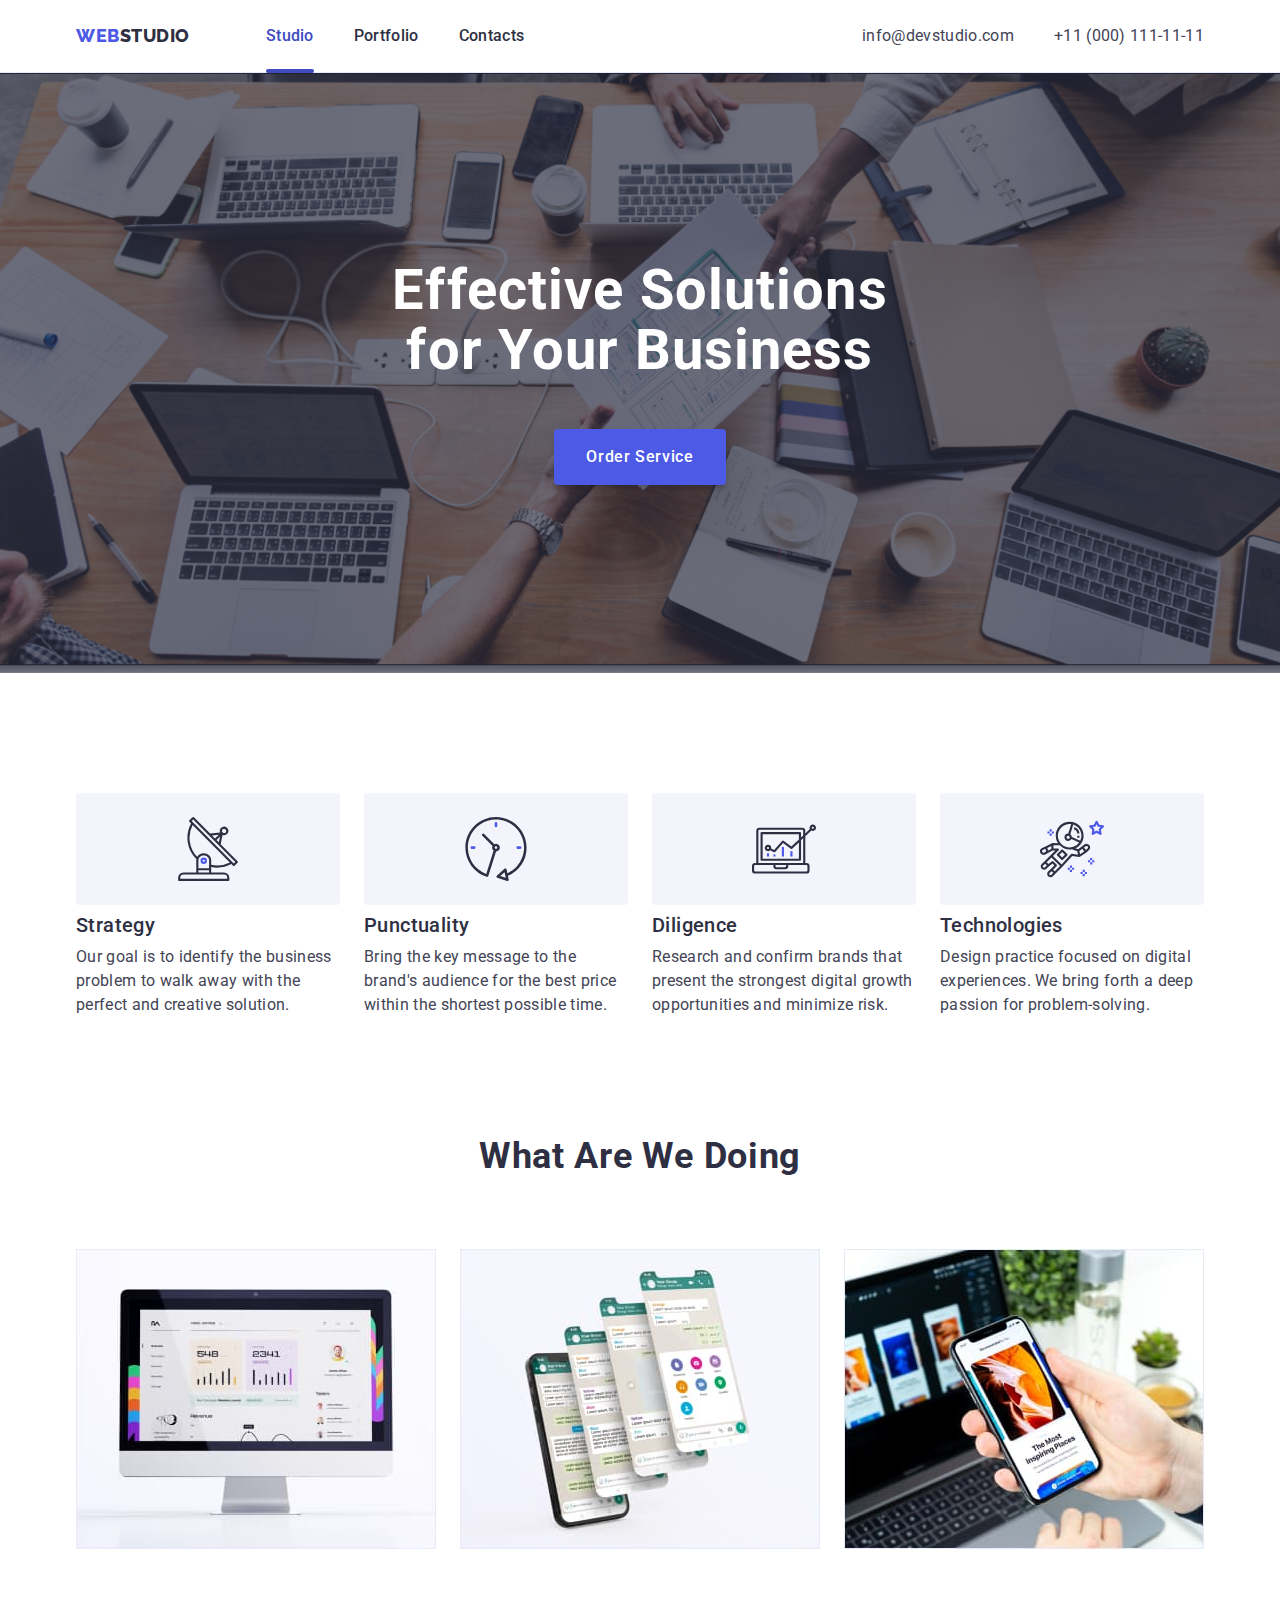
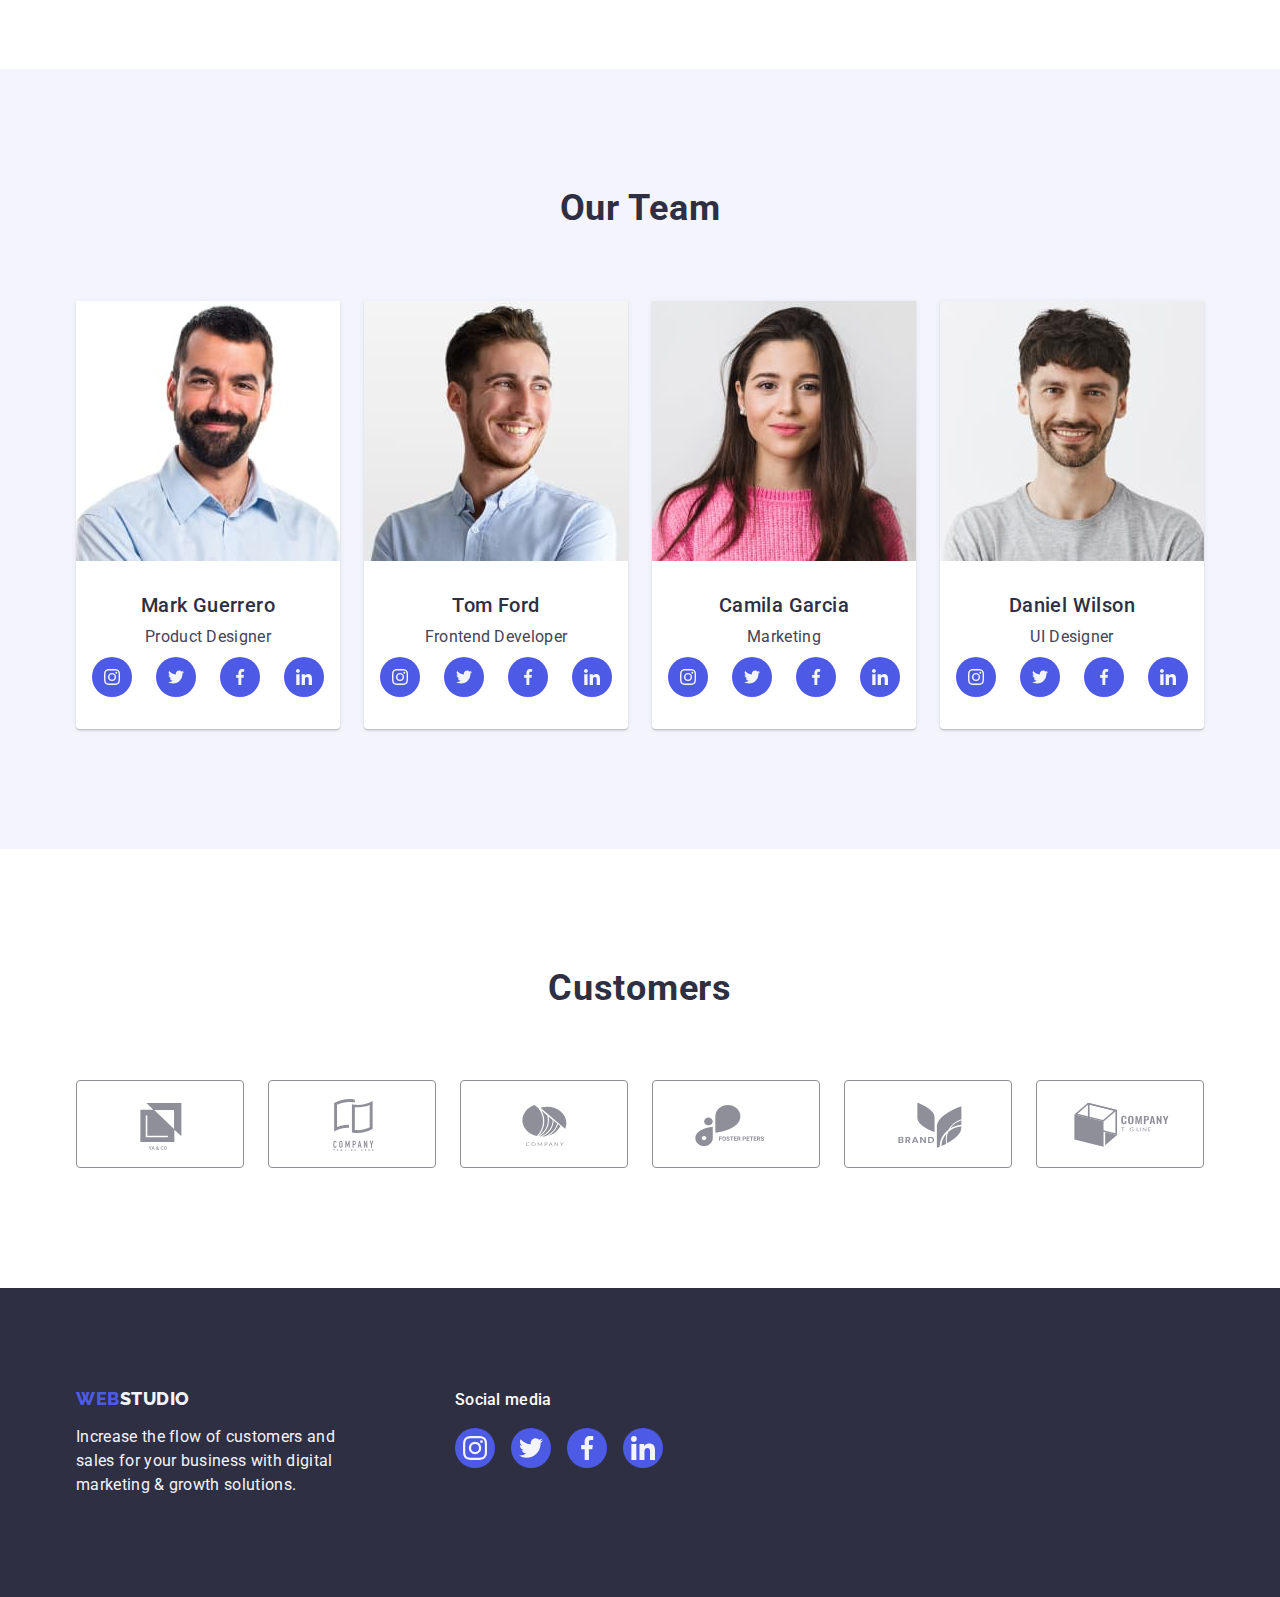
<file: index.html>
<!DOCTYPE html>
<html lang="en">

<head>
    <meta charset="UTF-8"/>
    <meta http-equiv="X-UA-Compatible" content="IE=edge"/>
    <meta name="viewport" content="width=device-width, initial-scale=1.0"/>
    <title>Studio</title>
    <link rel="preconnect" href="https://fonts.googleapis.com"/>
    <link rel="preconnect" href="https://fonts.gstatic.com" crossorigin/>

    <link 
        href="https://fonts.googleapis.com/css2?family=Raleway:wght@800&family=Roboto:wght@400;500;700&display=swap"
         rel="stylesheet"
    />

    <link  
        rel="stylesheet"
        href="https://cdnjs.cloudflare.com/ajax/libs/modern-normalize/1.1.0/modern-normalize.min.css"
    />  

    <link rel="stylesheet" href="./css/styles.css"/>

</head>

<body>

    <header class="page-header">

        <div class="container page-header-container">
            <nav class="page-navigation">
            <a class="page-logo-web link"  href="./index.html">Web<span class="page-logo-dark link">Studio</span></a>    
           
            <ul class="menu-list list" lang="en">
                 <li class="menu-item">
                    <a class="menu-link current link" href="./index.html">Studio</a>
                 </li>

                 <li class="menu-item">
                    <a class="menu-link  link" href="./portfolio.html">Portfolio</a>
                 </li>

                 <li class="menu-item">
                    <a class="menu-link link" href="">Contacts</a>
                 </li>
            </ul>
            </nav>
        
            <address class="contacts">
            <ul class="contact-list list">
                 <li class="contact-list-item">
                    <a class="contact-list-link link" href="mailto:info@devstudio.com">info@devstudio.com</a>
                 </li>
                 <li class="contact-list-item">
                    <a class="contact-list-link link" href="tel:+110001111111">+11 (000) 111-11-11</a>
                 </li>
            </ul>
            </address>  
        </div>
    </header>   

    <main class="about">
<!--hero-->
        <section class="hero">
            <div class="container">
                <h1 class="hero-title" lang="en">Effective Solutions for Your Business</h1>
                <button class="hero-button" type="button" data-modal-open >Order Service</button> 
            </div>
          
        </section>
<!--section 2-->
        <section class="advanteges" id="about_us">
            <div class="container">

                <h2 class="title-first-h visually-hidden">Our advantages</h2>

                <ul class="advanteges-gallery-list list" lang="en">
                    <li class="advanteges-gallery-item">
                     
                        <div class="advanteges-container-icon">
                            <svg 
                                class="advanteges-icon"
                                aria-label="antenna`s icon"
                                width="64"
                                height="64"
                            >

                                <use href="./images/icons.svg#icon-antenna">
                                </use>
                            </svg>
                        </div>
                     
                        <h3 class="title-second-h">Strategy</h3>
                         <p class="description">Our goal is to identify the business
                         problem to walk away with the perfect and creative solution.
                        </p>
                    </li>

                    <li class="advanteges-gallery-item">
                        <div class="advanteges-container-icon">
                            <svg 
                                class="advanteges-icon"
                                aria-label="clock`s icon"
                                width="64"
                                height="64"
                            >

                                <use href="./images/icons.svg#icon-clock">
                                </use>
                            </svg>
                        </div>
                        <h3 class="title-second-h">Punctuality</h3>
                        <p class="description">Bring the key message to the brand's audience for the best price within the shortest possible time.
                        </p>
                    </li>

                    <li class="advanteges-gallery-item">
                        <div class="advanteges-container-icon">
                            <svg 
                              class="advanteges-icon" 
                              aria-label="diagram`s icon" 
                              width="64" 
                              height="64"
                            >
                        
                                <use href="./images/icons.svg#icon-diagram">
                                </use>
                            </svg>
                        </div>
                        <h3 class="title-second-h">Diligence</h3>
                         <p class="description" >Research and confirm brands that present the strongest digital growth opportunities and minimize risk.
                         </p>
                    </li>

                    <li class="advanteges-gallery-item">
                        <div class="advanteges-container-icon">
                            <svg
                              class="advanteges-icon" 
                              aria-label="astronaut`s icon"
                              width="64" 
                              height="64"
                            >
                        
                                <use href="./images/icons.svg#icon-astronaut">
                                </use>
                            </svg>
                        </div>
                        <h3 class="title-second-h">Technologies</h3>
                        <p class="description">Design practice focused on digital experiences. We bring forth a deep passion for problem-solving.
                        </p>
                    </li>
                </ul>
            </div>
        </section>  
<!--section 3-->
        <section class="service" id="we_doing">
            <div class="container">

             <h2 class="title-first-h"> What are we doing</h2>
                <ul class="service-gallery-list list" lang="en">     
                    <li class="service-gallery-item">
                        <img class="service-gallery-img" 
                        src="./images/we_doing/img1.jpg"
                        alt="creating_backend"
                        width="360"
                        height="360">
                    </li>
                    
                    <li class="service-gallery-item">
                        <img class="service-gallery-img" 
                        src="./images/we_doing/img2.jpg"
                        alt="creating_frontend"
                        width="360" 
                        height="360">
                    </li>

                    <li  class="service-gallery-item">
                        <img class="service-gallery-img"
                        src="./images/we_doing/img3.jpg"
                        alt="adaptive_layout"
                        width="360" 
                        height="360">
                    </li>
                </ul>
            </div>
        </section>
<!--section 4-->
        <section class="team" id="our_team"> 
            <div class="container">

             <h2 class="title-first-h">Our Team</h2>

                <ul class="team-gallery-list list">
                   
                    <li class="team-gallery-item">
                         <img class="team-gallery-img" 
                         src="./images/our_team/team_card1.jpg"
                         alt="photo_designer" 
                         width="264"
                         height="260">

                        <div class="team-content-text">
                            <h3 class="title-second-h text-pozition">Mark Guerrero</h3>
                            <p class="description text-pozition">Product Designer</p>
                          
                            <ul class="social-list list">
                                <li class="social-list-item">
                                    <a href="" class="social-list-link">
                                        <svg
                                          class="social-list-icon"
                                          aria-label="instagram`s icon"
                                          width="16"
                                          height="16"
                                        >

                                            <use href="./images/icons.svg#icon-instagram">
                                            </use>
                                        </svg>
                                    </a>
                                </li>

                                <li class="social-list-item">
                                    <a href="" class="social-list-link">
                                        <svg 
                                            class="social-list-icon" 
                                            aria-label="twitter`s icon" 
                                            width="16" 
                                            height="16">
                                
                                            <use href="./images/icons.svg#icon-twitter">
                                            </use>
                                        </svg>
                                    </a>
                                </li>

                                <li class="social-list-item">
                                    <a href="" class="social-list-link">
                                        <svg 
                                          class="social-list-icon" 
                                          aria-label="facebook`s icon" 
                                          width="16"
                                          height="16"
                                        >
                                
                                            <use href="./images/icons.svg#icon-facebook">
                                            </use>
                                        </svg>
                                    </a>
                                </li>

                                <li class="social-list-item">
                                    <a href="" class="social-list-link">
                                        <svg 
                                          class="social-list-icon"
                                          aria-label="linkedin`s icon" 
                                          width="16"
                                          height="16"
                                        >
                                
                                            <use href="./images/icons.svg#icon-linkedin">
                                            </use>
                                        </svg>
                                    </a>
                                </li>
                            </ul>
                        
                        </div>   
                    </li> 

                    <li class="team-gallery-item">
                        <img  class="team-gallery-img" 
                        src="images/our_team/team_card2.jpg"
                        alt="photo_developer" 
                        width="264" 
                        height="260">

                        <div class="team-content-text">
                            <h3 class="title-second-h text-pozition">Tom Ford</h3>
                            <p class="description text-pozition">Frontend Developer</p>

                            <ul class="social-list list">
                                <li class="social-list-item">
                                    <a href="" class="social-list-link">
                                        <svg 
                                          class="social-list-icon" 
                                          aria-label="instagram`s icon" 
                                          width="16"
                                          height="16"
                                        >
                            
                                            <use href="./images/icons.svg#icon-instagram">
                                            </use>
                                        </svg>
                                    </a>
                                </li>
                            
                                <li class="social-list-item">
                                    <a href="" class="social-list-link">
                                        <svg 
                                          class="social-list-icon" 
                                          aria-label="twitter`s icon"
                                          width="16" 
                                          height="16"
                                        >
                            
                                            <use href="./images/icons.svg#icon-twitter">
                                            </use>
                                        </svg>
                                    </a>
                                </li>
                            
                                <li class="social-list-item">
                                    <a href="" class="social-list-link">
                                        <svg 
                                          class="social-list-icon" 
                                          aria-label="facebook`s icon" 
                                          width="16" 
                                          height="16"
                                        >
                            
                                            <use href="./images/icons.svg#icon-facebook">
                                            </use>
                                        </svg>
                                    </a>
                                </li>
                            
                                <li class="social-list-item">
                                    <a href="" class="social-list-link">
                                        <svg 
                                          class="social-list-icon" 
                                          aria-label="linkedin`s icon" 
                                          width="16" 
                                          height="16"
                                        >
                            
                                            <use href="./images/icons.svg#icon-linkedin">
                                            </use>
                                        </svg>
                                    </a>
                                </li>
                            </ul>
                         </div>
                    </li>
                  
                    <li class="team-gallery-item">
                        <img class="team-gallery-img" 
                        src="./images/our_team/team_card3.jpg" 
                        alt="photo_marketer" 
                        width="264" 
                        height="260">

                        <div class="team-content-text">
                            <h3 class="title-second-h text-pozition">Camila Garcia</h3>
                            <p class="description text-pozition">Marketing</p>
                            
                            <ul class="social-list list">
                                <li class="social-list-item">
                                    <a href="" class="social-list-link">
                                        <svg class="social-list-icon" aria-label="instagram`s icon" width="16" height="16">

                                            <use href="./images/icons.svg#icon-instagram">
                                            </use>
                                        </svg>
                                    </a>
                                </li>

                                <li class="social-list-item">
                                    <a href="" class="social-list-link">
                                        <svg class="social-list-icon" aria-label="twitter`s icon" width="16" height="16">

                                            <use href="./images/icons.svg#icon-twitter">
                                            </use>
                                        </svg>
                                    </a>
                                </li>

                                <li class="social-list-item">
                                    <a href="" class="social-list-link">
                                        <svg class="social-list-icon" aria-label="facebook`s icon" width="16" height="16">

                                            <use href="./images/icons.svg#icon-facebook">
                                            </use>
                                        </svg>
                                    </a>
                                </li>

                                <li class="social-list-item">
                                    <a href="" class="social-list-link">
                                        <svg class="social-list-icon" aria-label="linkedin`s icon" width="16" height="16">

                                            <use href="./images/icons.svg#icon-linkedin">
                                            </use>
                                        </svg>
                                    </a>
                                </li>
                            </ul>
                                                    
                        </div>
                    </li>
                
                    <li class="team-gallery-item">
                       <img class="team-gallery-img" 
                        src="./images/our_team/team-card4.jpg"
                        alt="photo_Designer" 
                        width="264"
                        height="260">

                        <div class="team-content-text">
                            <h3 class="title-second-h text-pozition">Daniel Wilson</h3>
                            <p class="description text-pozition" >UI Designer</p>
                            <ul class="social-list list">
                                <li class="social-list-item">
                                    <a href="" class="social-list-link">
                                        <svg class="social-list-icon" aria-label="instagram`s icon" width="16" height="16">
                            
                                            <use href="./images/icons.svg#icon-instagram">
                                            </use>
                                        </svg>
                                    </a>
                                </li>
                            
                                <li class="social-list-item">
                                    <a href="" class="social-list-link">
                                        <svg class="social-list-icon" aria-label="twitter`s icon" width="16" height="16">
                            
                                            <use href="./images/icons.svg#icon-twitter">
                                            </use>
                                        </svg>
                                    </a>
                                </li>
                            
                                <li class="social-list-item">
                                    <a href="" class="social-list-link">
                                        <svg class="social-list-icon" aria-label="facebook`s icon" width="16" height="16">
                            
                                            <use href="./images/icons.svg#icon-facebook">
                                            </use>
                                        </svg>
                                    </a>
                                </li>
                            
                                <li class="social-list-item">
                                    <a href="" class="social-list-link">
                                        <svg class="social-list-icon" aria-label="linkedin`s icon" width="16" height="16">
                            
                                            <use href="./images/icons.svg#icon-linkedin">
                                            </use>
                                        </svg>
                                    </a>
                                </li>
                            </ul>
                        </div>   
                    </li>
                </ul>
               
            </div>
        </section>

<!--section 5-->
        <section class="customers">
            <div class="container">
                <h2 class="title-first-c">Customers</h2>

                <ul class="customers-icon-list list">

                    <li class="customers-icon-item">
                        <a href="" class="customers-icon-link link">
                            <svg 
                              class="customers-icon" 
                              aria-label="client`s ya-and-co icon"
                              width="104" 
                              height="56"
                            >

                                <use href="./images/icons.svg#icon-logo1">
                                </use>
                            </svg>
                        </a>
                    </li>

                    <li class="customers-icon-item">
                        <a href="" class="customers-icon-link link">
                            <svg 
                              class="customers-icon" 
                              aria-label="company`s tagline here icon" 
                              width="104" 
                              height="56"
                            >
                    
                                <use href="./images/icons.svg#icon-logo2">
                                </use>
                            </svg>
                        </a>
                    </li>

                    <li class="customers-icon-item">
                        <a href="" class="customers-icon-link link">
                            <svg 
                              class="customers-icon"
                              aria-label="company`s icon"
                              width="104" 
                              height="56"
                            >
                    
                                <use href="./images/icons.svg#icon-logo3">
                                </use>
                            </svg>
                        </a>
                    </li>

                    <li class="customers-icon-item">
                        <a href="" class="customers-icon-link link">
                            <svg 
                              class="customers-icon"
                              aria-label="company`s fosterpeters icon"
                              width="104" 
                              height="56"
                            >
                    
                                <use href="./images/icons.svg#icon-logo4">
                                </use>
                            </svg>
                        </a>
                    </li>

                    <li class="customers-icon-item">
                        <a href="" class="customers-icon-link link">
                            <svg 
                              class="customers-icon" 
                              aria-label="company`s brand icon" 
                              width="104" 
                              height="56"
                            >
                    
                                <use href="./images/icons.svg#icon-logo5">
                                </use>
                            </svg>
                        </a>
                    </li>

                    <li class="customers-icon-item">
                        <a href="" class="customers-icon-link link">
                            <svg 
                              class="customers-icon" 
                              aria-label="company`s tag line icon"
                              width="104" 
                              height="56"
                            >
                    
                                <use href="./images/icons.svg#icon-logo6">
                                </use>
                            </svg>
                        </a>
                    </li>
                </ul>
            </div>
        </section>

    </main>

<!--footer-->
    <footer class="page-footer-motto">
        <div class="container footer-container">

            <div class="footer-content">
                <a class="footer-logo-web link" href="./index.html">Web<span class="footer-logo-light">Studio</span></a>
                <p class="footer-description-light"> 
                    Increase the flow of customers and <br/>
                    sales for your business with digital <br/>
                    marketing & growth solutions.
                </p>
            </div>

            <div class="footer-social-media-content">
                <p class="social-media-title">Social media</p>

                <ul class="social-media-list list">
                    <li class="social-media-list-item">
                        <a href="" class="social-media-list-link link">
                            <svg 
                              class="social-media-list-icon"
                              aria-label="instagram`s icon"
                              width="24" 
                              height="24"
                            >
                
                                <use href="./images/icons.svg#icon-instagram">
                                </use>
                            </svg>
                        </a>
                    </li>
                
                    <li class="social-media-list-item">
                        <a href="" class="social-media-list-link link">
                            <svg 
                              class="social-media-list-icon" 
                              aria-label="twitter`s icon" 
                              width="24"
                              height="24"
                            >
                
                                <use href="./images/icons.svg#icon-twitter">
                                </use>
                            </svg>
                        </a>
                    </li>
                
                    <li class="social-media-list-item">
                        <a href="" class="social-media-list-link link">
                            <svg 
                              class="social-media-list-icon"
                              aria-label="facebook`s icon" 
                              width="24" 
                              height="24"
                            >
                
                                <use href="./images/icons.svg#icon-facebook">
                                </use>
                            </svg>
                        </a>
                    </li>
                
                    <li class="social-media-list-item">
                        <a href="" class="social-media-list-link link">
                            <svg 
                              class="social-media-list-icon" 
                              aria-label="linkedin`s icon" 
                              width="24" 
                              height="24"
                            >
                
                                <use href="./images/icons.svg#icon-linkedin">
                                </use>
                            </svg>
                        </a>
                    </li>
                </ul>
            </div>
        </div>
    </footer>

    <div class="backdrop is-hidden" data-modal>
        <div class="modal">
            <button type="button" class="modal-close-btn" data-modal-close>
                <svg 
                  class="close-btn" 
                  aria-label="close icon"
                  width="8"
                  height="8"
                >
                <use href ="./images/icons.svg#icon-close-btn"></use>
                </svg>
            </button>
        </div>
    </div>
   
 <script src="./js/modal.js"></script>
</body>
</html>
</file>
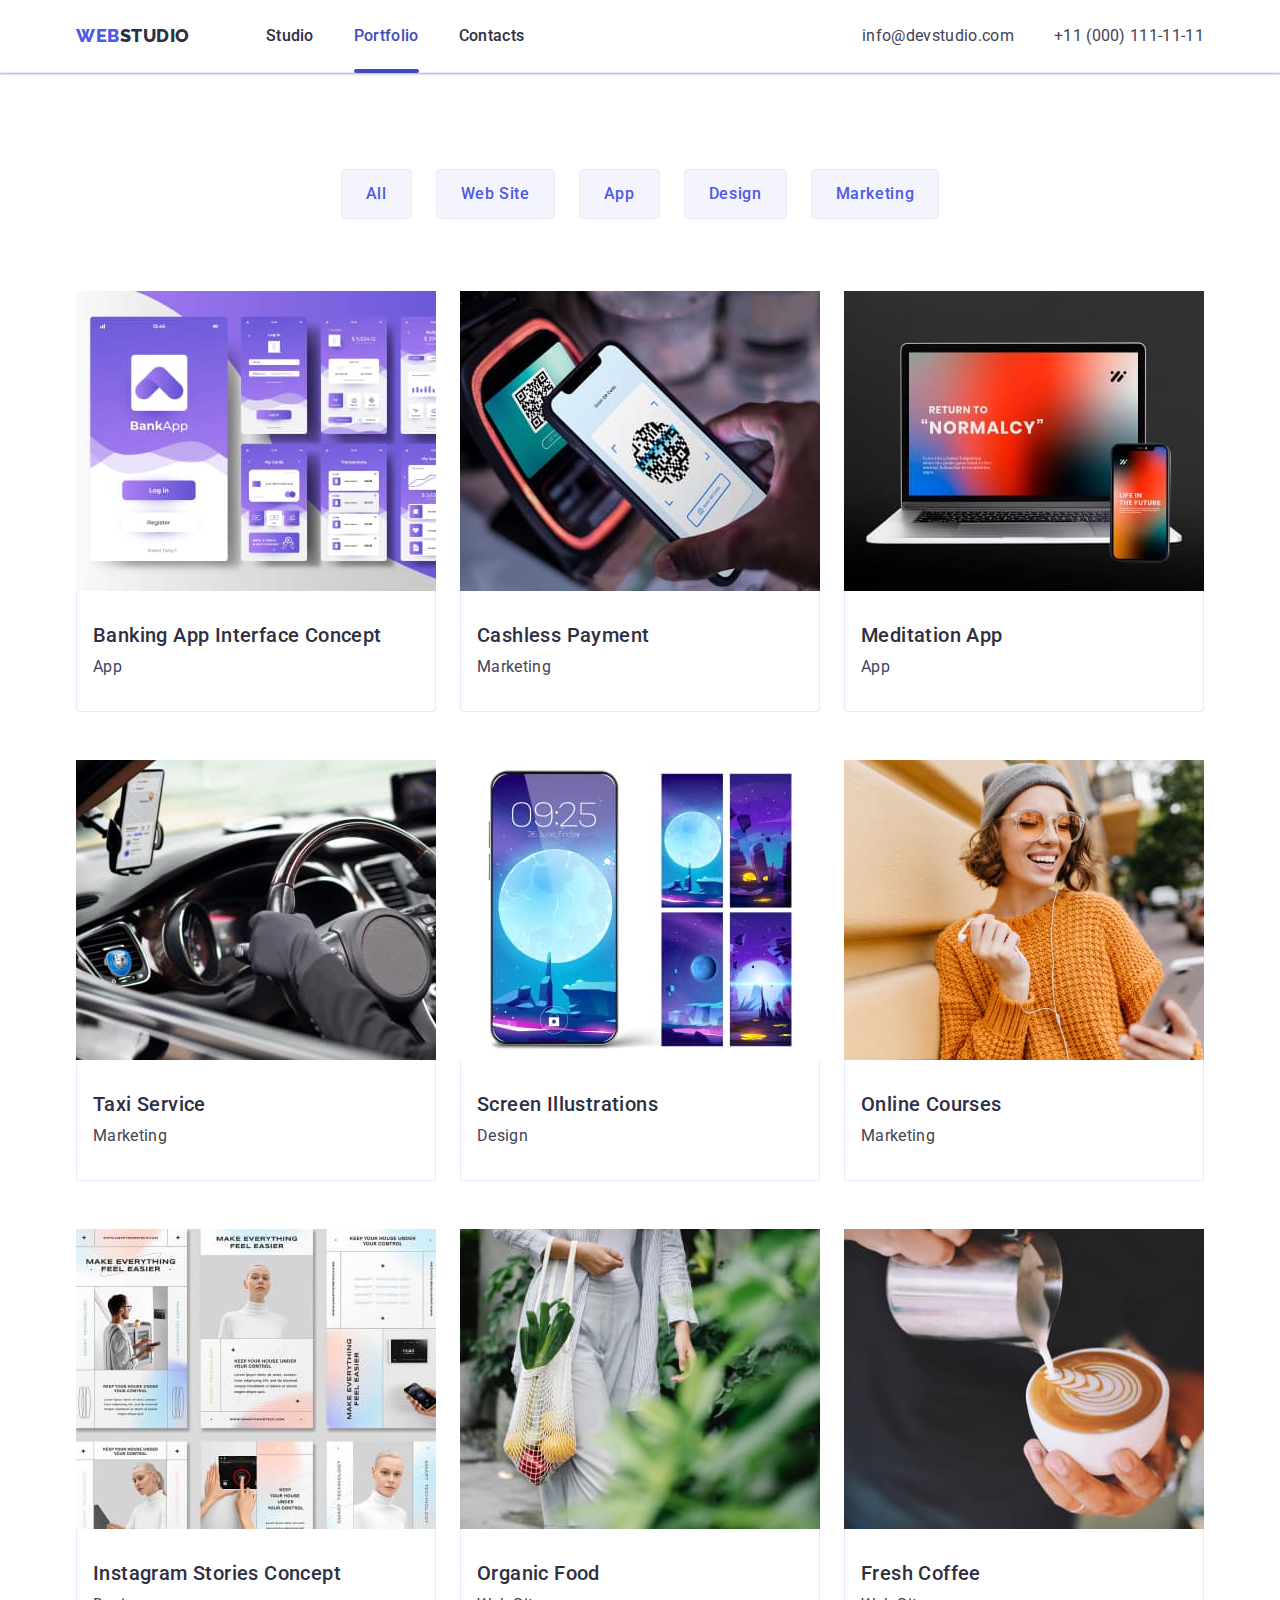
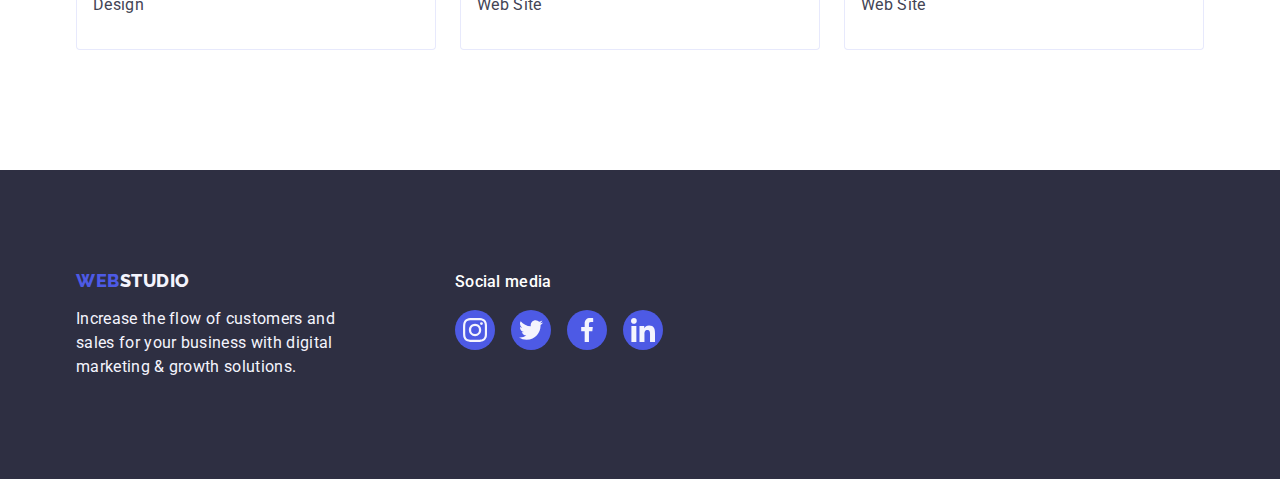
<file: portfolio.html>
<!DOCTYPE html>
<html lang="en">

<head>
    <meta charset="UTF-8"/>
    <meta http-equiv="X-UA-Compatible" content="IE=edge"/>
    <meta name="viewport" content="width=device-width, initial-scale=1.0"/>
    <title>Portfolio</title>
    <link rel="preconnect" href="https://fonts.googleapis.com"/>
    <link rel="preconnect" href="https://fonts.gstatic.com" crossorigin/>

    <link
     href="https://fonts.googleapis.com/css2?family=Raleway:wght@800&family=Roboto:wght@400;500;700&display=swap"
     rel="stylesheet"
     />

    <link 
        rel="stylesheet" 
        href="https://cdnjs.cloudflare.com/ajax/libs/modern-normalize/1.1.0/modern-normalize.min.css"
    />

    <link rel="stylesheet" href="./css/styles.css">
</head>

<body>

    <header class="page-header">

        <div class="container page-header-container">
            <nav class="page-navigation">
                <a class="page-logo-web link" href="./portfolio.html">Web<span class="page-logo-dark">Studio</span></a>
    
                <ul class="menu-list list" lang="en">
                <li class="menu-item" >
                    <a class="menu-link link" href="./index.html">Studio</a>
                </li>
    
                <li class="menu-item" >
                    <a class="menu-link current link" href="./portfolio.html">Portfolio</a>
                </li>
    
                <li class="menu-item" >
                    <a class="menu-link link" href="">Contacts</a>
                </li>
                 </ul>
            </nav>
    
            <address class="contacts">
             <ul class="contact-list list">
                <li class="contact-list-item">
                    <a class="contact-list-link link" href="mailto:info@devstudio.com">info@devstudio.com</a>
                </li>
                <li class="contact-list-item">
                    <a class="contact-list-link link" href="tel:+110001111111">+11 (000) 111-11-11</a>
                </li>
             </ul>
            </address>
        </div>
    </header>

    <main class="about">

        <section class="filter-buttons">
            <div class="container">

             <h1 class="visually-hidden">Solutions</h1>
                <ul class="filter-buttons-list list" lang="en">
                    <li class="filter-button-item">
                         <button class="filter-button" type="button">All</button>  
                    </li>
                    <li class="filter-button-item">
                        <button class="filter-button" type="button">Web Site</button>
                    </li>
                     <li class="filter-button-item">
                        <button class="filter-button" type="button">App</button>
                    </li>
                    <li class="filter-button-item">
                         <button class="filter-button" type="button">Design</button>
                    </li>
                    <li class="filter-button-item" >
                        <button class="filter-button" type="button">Marketing</button>
                    </li>
                </ul>
            
                <ul class="projects-gallery-list list" lang="en">
                    <li class="project-gallery-item">
                        <a href="" class="gallery-link link"> 

                            <div class="project-gallery-img-wrapper">
                                <img  class="project-gallery-img" 
                                src="./images/portfolio/img1.jpg" 
                                alt="banking_app" 
                                width="360" 
                                height="300">
                                <p class="overlay">
                                    14 Stylish and User-Friendly 
                                    App Design Concepts 
                                    · Task Manager App 
                                    · Calorie Tracker App 
                                    · Exotic Fruit Ecommerce App 
                                    · Cloud Storage App 
                                </p>
                             </div>

                            <div class="gallery-content-text">
                                <h2 class="title-second">Banking App Interface Concept</h2>
                                <p class="description">App</p>
                            </div>
                        </a>
                    </li>
            
                    <li class="project-gallery-item">
                        <a href="" class="gallery-link link">

                            <div class="project-gallery-img-wrapper">
                                <img class="project-gallery-img" 
                                src="./images/portfolio/img2.jpg"
                                alt="cashless_payment" 
                                width="360" 
                                height="300">
                        
                                <p class="overlay">
                                    14 Stylish and User-Friendly
                                    App Design Concepts
                                    · Task Manager App
                                    · Calorie Tracker App
                                    · Exotic Fruit Ecommerce App
                                    · Cloud Storage App
                                </p>
                            </div>

                            <div class="gallery-content-text">
                                <h2 class="title-second">Cashless Payment</h2>
                                <p class="description">Marketing</p>
                            </div>
                         </a>
                    </li>
            
                    <li class="project-gallery-item">
                        <a href="" class="gallery-link link">

                            <div class="project-gallery-img-wrapper">
                                <img class="project-gallery-img" 
                                src="./images/portfolio/img3.jpg"
                                alt="leptop_and_phone_screen_picture" 
                                width="360" 
                                height="300">

                                <p class="overlay">
                                    14 Stylish and User-Friendly
                                    App Design Concepts
                                    · Task Manager App
                                    · Calorie Tracker App
                                    · Exotic Fruit Ecommerce App
                                    · Cloud Storage App
                                </p>
                            </div>

                             <div class="gallery-content-text">
                                <h2 class="title-second">Meditation App</h2>
                                <p class="description">App</p>
                            </div>
                        </a>
                    </li>

                     <li class="project-gallery-item">
                        <a href="" class="gallery-link link">

                            <div class="project-gallery-img-wrapper">
                                <img class="project-gallery-img" 
                                src="./images/portfolio/img4.jpg" 
                                alt="car_driver" 
                                width="360"
                                height="300">

                                <p class="overlay">
                                    14 Stylish and User-Friendly
                                    App Design Concepts
                                    · Task Manager App
                                    · Calorie Tracker App
                                    · Exotic Fruit Ecommerce App
                                    · Cloud Storage App
                                </p>
                            </div>

                             <div class="gallery-content-text">
                                <h2 class="title-second">Taxi Service</h2>
                                <p class="description">Marketing</p>
                            </div>
                        </a>
                     </li>
                
                    <li class="project-gallery-item">
                        <a href="" class="gallery-link link">

                            <div class="project-gallery-img-wrapper">
                                <img class="project-gallery-img" 
                                src="./images/portfolio/img5.jpg"
                                alt="screen_illustrations"
                                width="360" 
                                height="300">
                                <p class="overlay">
                                    14 Stylish and User-Friendly
                                    App Design Concepts
                                    · Task Manager App
                                    · Calorie Tracker App
                                    · Exotic Fruit Ecommerce App
                                    · Cloud Storage App
                                </p>
                            </div>

                             <div class="gallery-content-text">
                                <h2 class="title-second">Screen Illustrations</h2>
                                <p class="description">Design</p>
                            </div>
                        </a>
                     </li>
                
                     <li class="project-gallery-item">
                        <a href="" class="gallery-link link">

                            <div class="project-gallery-img-wrapper">
                                <img class="project-gallery-img" 
                                src="./images/portfolio/img6.jpg"
                                alt="smiling_girl"
                                width="360" 
                                height="300">

                                    <p class="overlay">
                                        14 Stylish and User-Friendly
                                        App Design Concepts
                                        · Task Manager App
                                        · Calorie Tracker App
                                        · Exotic Fruit Ecommerce App
                                        · Cloud Storage App
                                    </p>
                            </div>

                             <div class="gallery-content-text">
                                <h2 class="title-second">Online Courses</h2>
                                <p class="description">Marketing</p>
                            </div>
                        </a>
                    </li>

                    <li class="project-gallery-item">
                        <a href="" class="gallery-link link ">

                            <div class="project-gallery-img-wrapper">
                                <img class="project-gallery-img" 
                                src="./images/portfolio/img7.jpg" 
                                alt="instagram_photoes" 
                                width="360" 
                                height="300">

                                <p class="overlay">
                                    14 Stylish and User-Friendly
                                    App Design Concepts
                                    · Task Manager App
                                    · Calorie Tracker App
                                    · Exotic Fruit Ecommerce App
                                    · Cloud Storage App
                                </p>
                            </div>

                            <div class="gallery-content-text">
                                <h2 class="title-second">Instagram Stories Concept</h2>
                                <p class="description">Design</p>
                            </div>
                        </a>
                    </li>
                
                     <li class="project-gallery-item">
                        <a href="" class="gallery-link link">

                            <div class="project-gallery-img-wrapper">
                                <img class="project-gallery-img" 
                                src="./images/portfolio/img8.jpg" 
                                alt="organic_food" 
                                width="360"
                                height="300">

                                <p class="overlay">
                                    14 Stylish and User-Friendly
                                    App Design Concepts
                                    · Task Manager App
                                    · Calorie Tracker App
                                    · Exotic Fruit Ecommerce App
                                    · Cloud Storage App
                                </p>
                            </div>

                            <div class="gallery-content-text">
                                <h2 class="title-second">Organic Food</h2>
                                <p class="description">Web Site</p>
                            </div>
                        </a>
                     </li>
                
                    <li class="project-gallery-item">
                        <a href="" class="gallery-link link">

                            <div class="project-gallery-img-wrapper">
                                <img class="project-gallery-img" 
                                src="./images/portfolio/img9.jpg"
                                alt="fresh_coffe_marceting" 
                                width="360" 
                                height="300">

                               <p class="overlay">
                                    14 Stylish and User-Friendly
                                    App Design Concepts
                                    · Task Manager App
                                    · Calorie Tracker App
                                    · Exotic Fruit Ecommerce App
                                    · Cloud Storage App
                               </p>
                            </div>

                            <div  class="gallery-content-text">
                                <h2 class="title-second">Fresh Coffee</h2>
                                <p class="description">Web Site</p>
                            </div>
                        </a>
                    </li>
                </ul>
             </div>
         </section>
    </main>

    <!--footer-->
    <footer class="page-footer-motto">
        <div class="container footer-container">
    
            <div class="footer-content">
                <a class="footer-logo-web link" href="./index.html">Web<span class="footer-logo-light">Studio</span></a>
                <p class="footer-description-light">
                    Increase the flow of customers and <br />
                    sales for your business with digital <br />
                    marketing & growth solutions.
                </p>
            </div>
    
            <div class="footer-social-media-content">
                <p class="social-media-title">Social media</p>
    
                <ul class="social-media-list list">
                    <li class="social-media-list-item">
                        <a href="" class="social-media-list-link link">
                            <svg 
                              class="social-media-list-icon" 
                              aria-label="instagram`s icon" 
                              width="24" 
                              height="24"
                            >
    
                                <use href="./images/icons.svg#icon-instagram">
                                </use>
                            </svg>
                        </a>
                    </li>
    
                    <li class="social-media-list-item">
                        <a href="" class="social-media-list-link link">
                            <svg 
                              class="social-media-list-icon" 
                              aria-label="twitter`s icon"
                              width="24" 
                              height="24"
                            >
    
                                <use href="./images/icons.svg#icon-twitter">
                                </use>
                            </svg>
                        </a>
                    </li>
    
                    <li class="social-media-list-item">
                        <a href="" class="social-media-list-link link">
                            <svg 
                              class="social-media-list-icon" 
                              aria-label="facebook`s icon" 
                              width="24" 
                              height="24"
                            >
    
                                <use href="./images/icons.svg#icon-facebook">
                                </use>
                            </svg>
                        </a>
                    </li>
    
                    <li class="social-media-list-item">
                        <a href="" class="social-media-list-link link">
                            <svg 
                                class="social-media-list-icon" 
                                aria-label="linkedin`s icon" 
                                width="24" 
                                height="24">
    
                                <use href="./images/icons.svg#icon-linkedin">
                                </use>
                            </svg>
                        </a>
                    </li>
                </ul>
            </div>
        </div>
    </footer>

    <script src="./js/modal.js"></script>
</body>
</html>
</file>
<file: css/styles.css>
/*=======Reset_Settings_of_pages=====*/

:root {
    --main-font-family:'Roboto',
        sans-serif;

    --second-font-family:'Raleway',
        sans-serif;

    --accent-color: #2E2F42;
    --second-color: #F4F4FD;
    --third-color: #434455;
    --logo-color: #4D5AE5;
    --fourth-color: #FFFFFF;
    --hover-color: #404BBF;
    --border-line-color: #E7E9FC;
    --icon-link-hover: #31D0AA;
    --icon-color: #8E8F99; 
    --background-modal: #FCFCFC;

    --transition-duration-and-func: 250ms cubic-bezier(0.4, 0, 0.2, 1);
}

.list{
    list-style: none;
}

.link{
    text-decoration: none;
}

button {
    cursor: pointer;
}

body {
    font-family: var(--main-font-family);
    color: var(--third-color);
    font-size: 16px;
    background-color: var(--fourth-color);
}

h1,h2,h3,p{
    margin-top: 0;
    margin-bottom: 0;
}

ul{
    margin-top: 0;
    margin-bottom: 0;
    padding-left:0;
}

.container {
    width: 1158px;
    margin: 0 auto;
    padding-left: 15px;
    padding-right: 15px;
}
img {
    display: block;
    max-width: 100%;
    height: auto;
}
/*======/Reset_Settings_of_pages=====*/

/*=======Header=======*/
.page-header {
    border-bottom: 1px solid var(--border-line-color);
    box-shadow: 0px 2px 1px rgba(46, 47, 66, 0.08),
        0px 1px 1px rgba(46, 47, 66, 0.16),
        0px 1px 6px rgba(46, 47, 66, 0.08);
}

.page-header-container {
    display: flex;
    align-items: center;  
   
}

.page-logo-web{
    display: block;
}

.page-navigation {
    display:flex;
    align-items:center;
}
.menu-list {
    display:flex;
    align-items: center;
    gap: 40px;
}
.menu-item {
    display: flex;
}

.menu-item:last-child {
    margin-right: 0;
}

.menu-link {
    padding-top: 24px;
    padding-bottom: 24px;

    font-weight: 500;
    font-size: 16px;
    line-height: 1.5;
    letter-spacing: 0.02em;
    color: var(--accent-color);
}
.current {
    position: relative;
    color: #404bbf;
    transition: color var(--transition-duration-and-func);
}

.current::after{
    position: absolute;
    left: 0;
    bottom:-1px;
    content:'';
    display: block;
    margin-left:auto;
    margin-right: auto;
    width: 100%;
    height: 4px;
    background-color: #404BBF;
    border-radius: 2px;

    transition: background-color var(--transition-duration-and-func),
                border-radius var(--transition-duration-and-func);
}
.menu-link:hover,
.menu-link:focus {
    color: var(--hover-color);
    }

.contacts {
    margin-left: auto;
    font-style: normal;
}

.contact-list {
    display: flex;
    gap: 40px;
}

.contact-list-link :last-child {
    margin-right: 0;
}

.contact-list-link {
    font-size: 16px;
    line-height: 1.5;
    letter-spacing: 0.02em;
    color: var(--third-color);

    transition: color var(--transition-duration-and-func);
}
.contact-list-link:hover,
.contact-list-link:focus {
    color: var(--hover-color);
}
/*=======/Header=========*/

/*====Hero=====*/

.hero{
    text-align: center;
    margin-left: auto;
    margin-right: auto;
    padding-top: 188px;
    padding-bottom: 188px;
    background-size: cover;
    background-position: center;
    background-repeat: no-repeat;
    max-width: 1440px;
    background-image: linear-gradient(rgba(46, 47, 66, 0.7), rgba(46, 47, 66, 0.7)),
            url("../images/hero/bg.jpg");
    background-color: var(--accent-color);
}


.hero-title {
    margin-top: 0;
    margin-left: auto;
    margin-right: auto;
    max-width: 496px;

    font-weight: 700;
    font-size: 56px;
    line-height: 1.07;
    letter-spacing: 0.02em;
    color: var(--fourth-color);
    text-align: center;
    margin-bottom: 48px;
}

.hero-button {
    margin-top: 0;
    margin-bottom: 0;
    margin-left: auto;
    margin-right: auto;
    display:block;
    min-width: 169px;
    height: 56px;

    padding-top: 16px;
    padding-bottom: 16px;
    padding-right: 32px;
    padding-left: 32px;

    border:none;
    border-radius: 4px;

    background-color: var(--logo-color);
    box-shadow: 0px 4px 4px rgba(0, 0, 0, 0.15);

    font-family: inherit;
    font-weight: 500;
    font-size: 16px;
    line-height: 1.5;
    letter-spacing: 0.04em;
    color: var(--fourth-color);

    transition: background-color var(--transition-duration-and-func);
               
}

.hero-button:hover,
.hero-button:focus {
    background-color: var(--hover-color);
    box-shadow: 0px 1px 6px rgba(46, 47, 66, 0.08), 0px 1px 1px rgba(46, 47, 66, 0.16), 0px 2px 1px rgba(46, 47, 66, 0.08);

}
/*======/Hero=====/

/*==Studio components==*/

.page-logo-web {
    font-family:var(--second-font-family);
    font-weight: 800;
    font-size: 18px;
    line-height: 1.17;
    letter-spacing: 0.03em;
    text-transform: uppercase;
    color: var(--logo-color);  
    margin-right: 76px;
}

.page-logo-dark {
    font-family: var(--second-font-family);
    font-weight: 800;
    font-size: 18px;
    line-height: 1.17;
    letter-spacing: 0.03em;
    text-transform: uppercase;
    color: var(--accent-color);
} 

/*==section 2==*/

.visually-hidden {
    position: absolute;
    white-space: nowrap;
    width: 1px;
    height: 1px;
    overflow: hidden;
    border: 0;
    padding: 0;
    clip: rect(0 0 0 0);
    clip-path: inset(50%);
    margin: -1px;
}
.advanteges{
    padding-top: 120px;
    padding-bottom: 120px;
}
.advanteges-gallery-list {
    display:flex;
    gap: 24px;
}
.advanteges-gallery-item:last-child{
    margin-right: 0;
}

.advanteges-gallery-item {
    flex-basis: calc((100% - 72px) / 4);
}
.advanteges-container-icon{
    display: flex;
    justify-content: center;
    align-items: center;

    width: 264px;
    height: 112px;
    background-color: var(--second-color);
    border-radius: 4px;
    margin-bottom: 8px;
}
.title-second-h {
    margin-bottom: 8px;
    font-weight: 500;
    font-size: 20px;
    line-height: 1.2;
    letter-spacing: 0.02em;
    color: var(--accent-color);
   
}

.description {
    line-height: 1.5;
    letter-spacing: 0.02em;
    color: var(--third-color);
   
}

/*==section 3==*/

.service{
    padding-bottom: 120px;
}
.service-gallery-list {
    display:flex;
    gap: 24px;
}

.service-gallery-item:last-child{
    margin-right: 0;
}
.service-gallery-item {
    flex-basis: calc((100% - 48px) / 3);
}

.service-gallery-img {
    display: block;
    max-width: 100%;
    height: auto;
}

/*==section 4==*/

.team {
    padding-top: 120px;
    padding-bottom: 120px;
    background-color: var(--second-color);

    text-align: center;
    margin-left: auto;
    margin-right: auto;
    max-width: 1440px;
    
}
.team-gallery-list {
    display: flex;
    gap: 24px;
}


.team-gallery-item:last-child {
    margin-right: 0;
}
.team-gallery-item {
    flex-basis: calc((100% - 72px) / 4);
    background-color: var(--fourth-color);
    border-radius: 0px 0px 4px 4px;

    box-shadow: 0px 1px 6px rgba(46, 47, 66, 0.08), 0px 1px 1px rgba(46, 47, 66, 0.16), 0px 2px 1px rgba(46, 47, 66, 0.08);
    border-radius: 0px 0px 4px 4px;
}
.title-first-h {
    margin-bottom: 72px;

    font-weight: 700;
    font-size: 36px;
    line-height: 1.11;
    text-align: center;
    letter-spacing: 0.02em;
    text-transform: capitalize;
    color: var(--accent-color);
}

.team-content-text {
    padding-top: 32px;
    padding-bottom: 32px;
}

/*icons-list*/
.social-list{
    display:flex;
    justify-content: center;
    gap: 24px;
}
.social-list-item{
    width: 40px;
    height: 40px;
}
.social-list-link:hover,
.social-list-link:focus{
    background-color: var(--hover-color);
}

.social-list-link{
    display:flex;
    justify-content: center;
    align-items: center;
    
    width: 100%;
    height: 100%;

    border-radius: 50%;
    background-color: var(--logo-color);

    transition: background-color var(--transition-duration-and-func);
}
.social-list-icon{
    fill: var(--second-color);
}
/*/icon-list*/

.text-pozition {
    text-align: center;
    margin-bottom: 8px;
}

/*==section 5==*/

.customers{
    padding-top: 120px;
    padding-bottom: 120px;
}
.title-first-c {
    margin-bottom: 72px;
    font-weight: 700;
    font-size: 36px;
    line-height: 1.1;
    text-align: center;
    letter-spacing: 0.02em;
    text-transform: capitalize;
    color: var(--accent-color);
}
.customers-icon-list{
    display:flex;
    gap:24px;
}
.customers-icon-item{
    flex-basis: calc((100% - 120px) / 6);
    height: 88px;
}
.customers-icon-item:last-child{
    margin-right: 0;
}
.customers-icon-link{
    display:flex;
    justify-content: center;
    align-items: center;

    width: 168px;
    height: 88px;
    border: 1px solid var(--icon-color);
    border-radius: 4px;    
    color: var(--icon-color);

    width: 100%;
    height: 100%;

    transition: border-color var(--transition-duration-and-func),
    color var(--transition-duration-and-func);
}


.customers-icon-link:hover,
.customers-icon-link:focus{

    border-color: var(--hover-color);
    color: var(--hover-color); 
}

.customers-icon {
    fill: currentColor;
}

/*======/Sections=====*/

/*=====Footer=======*/

.page-footer-motto {
    padding-top: 100px;
    padding-bottom: 100px;
    background-color: var(--accent-color);

    margin-left: auto;
    margin-right: auto;
    max-width: 1440px;
}
.footer-container{
    display: flex;
    align-items: baseline;
}

.footer-content{
    margin-right: 120px
}

.footer-logo-web{
    display: inline-block;
    font-family: var(--second-font-family);
    font-weight: 800;
    font-size: 18px;
    line-height: 1.17;
    letter-spacing: 0.03em;
    text-transform: uppercase;
    color: var(--logo-color);
    margin-bottom: 16px;
  
}

.footer-logo-light {
    font-family: var(--second-font-family);
    font-weight: 800;
    font-size: 18px;
    line-height: 1.17;
    letter-spacing: 0.03em;
    text-transform: uppercase;
    color: var(--second-color);
}

.footer-description-light {
    line-height: 1.5;
    letter-spacing: 0.02em;
    color: var(--second-color);
}

.social-media-title{
    line-height: 1.5;
    letter-spacing: 0.02em;
    color: var(--fourth-color);
    font-weight: 500;
    margin-bottom: 16px;
}
.social-media-list {
    display: flex;
    justify-content: center;
    gap: 16px;

}
.social-media-list-item{

    width: 40px;
    height: 40px;
}
.social-media-list-link {
    display: flex;
    justify-content: center;
    align-items: center;

    width: 100%;
    height: 100%;

    border-radius: 50%;
    background-color: var(--logo-color);

    transition: background-color var(--transition-duration-and-func);
}

.social-media-list-link:hover,
.social-media-list-link:focus {

    background-color: var(--icon-link-hover);
}

.social-media-list-icon {

    fill: var(--second-color);
}
/*=====/Footer=======*/

/*=====Portfolio====*/

.filter-buttons{
    padding-top: 96px;
    padding-bottom: 120px;
}
.filter-buttons-list {
    display: flex;
    gap: 24px;
    justify-content: center;
    margin-bottom: 72px;
}

.filter-button-item:last-child{
    margin-right: 0;
}
/*==Portfolio_components==*/

.filter-button {

    border: 1px solid var(--border-line-color);
    border-radius: 4px;

    padding-top: 12px;
    padding-bottom: 12px;
    padding-left: 24px;
    padding-right: 24px;

    font-family: inherit;
    font-weight: 500;
    font-size: 16px;
    line-height: 1.5;
    text-align: center;
    letter-spacing: 0.04em;
    background-color: var(--second-color);
    color: var(--logo-color);
    transition: color  var(--transition-duration-and-func),
            background-color var(--transition-duration-and-func), 
            border-color var(--transition-duration-and-func),
            box-shadow var(--transition-duration-and-func);
}

.filter-button:hover,
.filter-button:focus {
    color: var(--fourth-color);
    background-color: var(--hover-color);
    border: 1px solid transparent;

    box-shadow: 0px 3px 1px rgba(0, 0, 0, 0.1),
        0px 2px 1px rgba(0, 0, 0, 0.08),
        0px 2px 2px rgba(0, 0, 0, 0.12);
}


/*===/Portfolio components==*/

.title-first {
    font-weight: 700;
    font-size: 36px;
    line-height: 1.11;
    text-align: center;
    letter-spacing: 0.02em;
    text-transform: capitalize;
}

.title-second {
    font-weight: 500;
    font-size: 20px;
    line-height: 1.2;
    letter-spacing: 0.02em;
    color: var(--accent-color);
    margin-bottom: 8px;
}

.projects-gallery-list {
    display: flex;
    flex-wrap: wrap;
   
    column-gap: 24px;
    row-gap: 48px;
}

.project-gallery-item {
    flex-basis: calc((100% - 48px) / 3);
}

.project-gallery-item:nth-child(2n+1){
    margin-right:0;}

.gallery-link{
    display: block;
    transition: box-shadow var(--transition-duration-and-func);
}
.gallery-link:hover,
.gallery-link:focus {
box-shadow: 0px 1px 6px rgba(46, 47, 66, 0.08),
0px 1px 1px rgba(46, 47, 66, 0.16),
0px 2px 1px rgba(46, 47, 66, 0.08);
}

.project-gallery-img{
    background: var(--logo-color);
}

.gallery-content-text {
    padding: 32px 16px;

    background: var(--fourth-color);
    border: 1px solid var(--border-line-color);
    border-top: none;
    border-radius: 0px 0px 4px 4px;
}

.project-gallery-img-wrapper {
    position: relative;
    overflow: hidden;
}
.overlay {
    font-size: 16px;
    line-height: 1.5;
    letter-spacing: 0.02em;
    padding-top: 40px;
    padding-bottom: 40px;
    padding-left: 32px;
    padding-right: 32px;
 
    color:var(--second-color);
    background-color: var(--logo-color);

    position: absolute;
    top:0;
    left:0;

    width: 100%;
    height: 100%;

    transform: translateY(100%);
    transition: transform var(--transition-duration-and-func);
}

.gallery-link:hover .overlay,
.gallery-link:focus .overlay {
    transform: translateY(0%);
}

/*=====/Portfoio/=====*/

/*===Modal===*/
.backdrop {
    position: fixed;
    top: 0;
    left: 0;
    background-color: rgba(46, 47, 66, 0.4);
    width: 100%;
    height: 100%;   
    transition: opacity var(--transition-duration-and-func),
                visibility var(--transition-duration-and-func);
}   
.modal{
    position: absolute;
    top: 50%;
    left: 50%;
    transform: translate(-50%,-50%);
    width: 408px;
    min-height: 584px;
    background-color: var(--background-modal);
    box-shadow: 0px 1px 1px rgba(0, 0, 0, 0.14),
    0px 1px 3px rgba(0, 0, 0, 0.12),
    0px 2px 1px rgba(0, 0, 0, 0.2);
    border-radius: 4px;
    transition: transform  var(--transition-duration-and-func);   
}
.modal-close-btn{
    display: flex;
    align-items: center;
    justify-content: center;

    position: absolute;
    top: 24px;
    right: 24px;
    width: 24px;
    height: 24px;
    padding: 0;
    background: var(--border-line-color);
    border: 1px solid rgba(0, 0, 0, 0.1);
    border-radius: 50%;   

    transition: background-color var(--transition-duration-and-func), border var(--transition-duration-and-func);
}

.close-btn {
    transition: fill var(--transition-duration-and-func);
}

.modal-close-btn:hover,
.modal-close-btn:focus{
    background-color: var(--hover-color);
    border: none;
    fill: #ffffff;
}

.is-hidden{
    opacity: 0;
    visibility: hidden;
    pointer-events: none;
}
</file>
